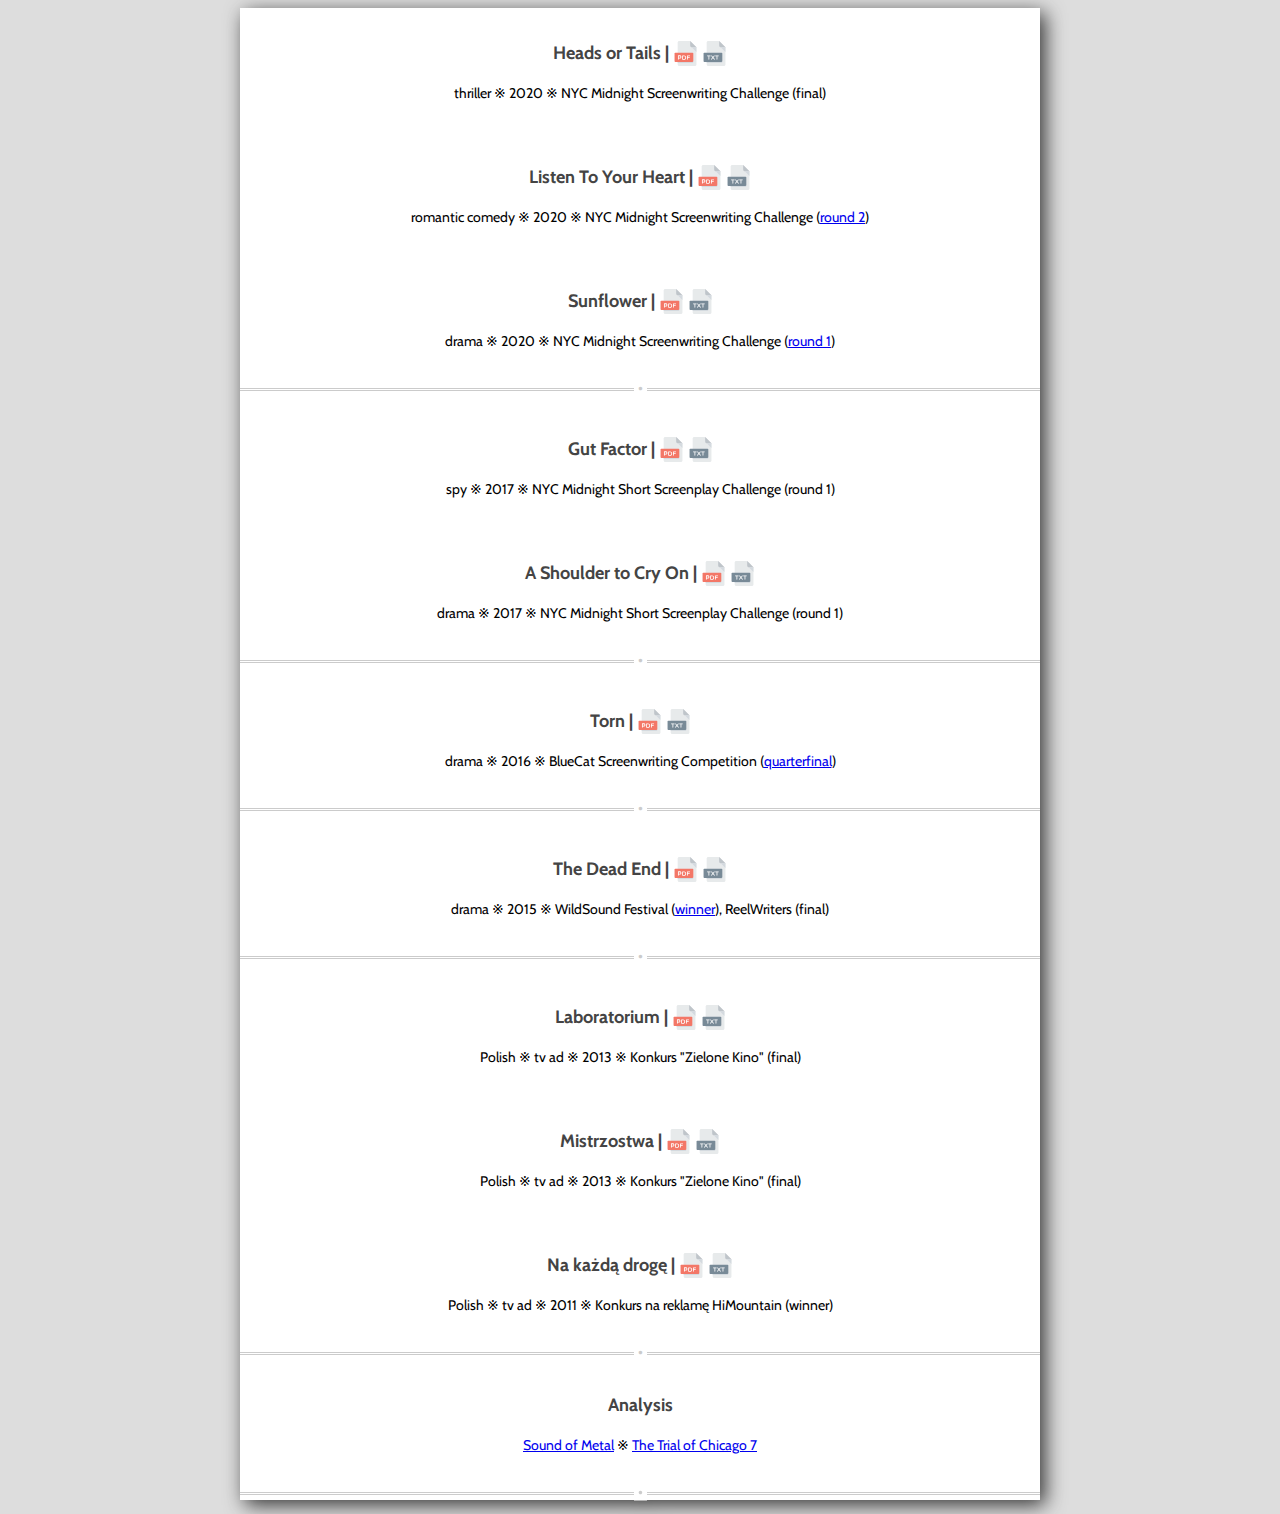
<file: index.html>
<html>

<head>
    <link rel="stylesheet" href="https://fonts.googleapis.com/css?family=Cabin">
    <link rel="stylesheet" href="styles.css" />
    <script src="index.js" defer></script>
    <!-- Icons by Dimitry Miroliubov from www.flaticon.com -->
</head>

<body>
    <div id="page" class="page">
        Loading...
    </div>

    <template id="entry-template">
        <p class="entry">
            <span class="link"><span id="title"></span><span id="links-section"> | <span id="links"></span></span></span>
            <span class="info" id="info"></span>
        </p>
    </template>

    <template id="links-template">
        <a class="pdf" id="pdf" href="files/slug.pdf"></a> <a class="fountain" id="fountain" href="files/slug.fountain"></a>
    </template>
</body>
</html>
</file>
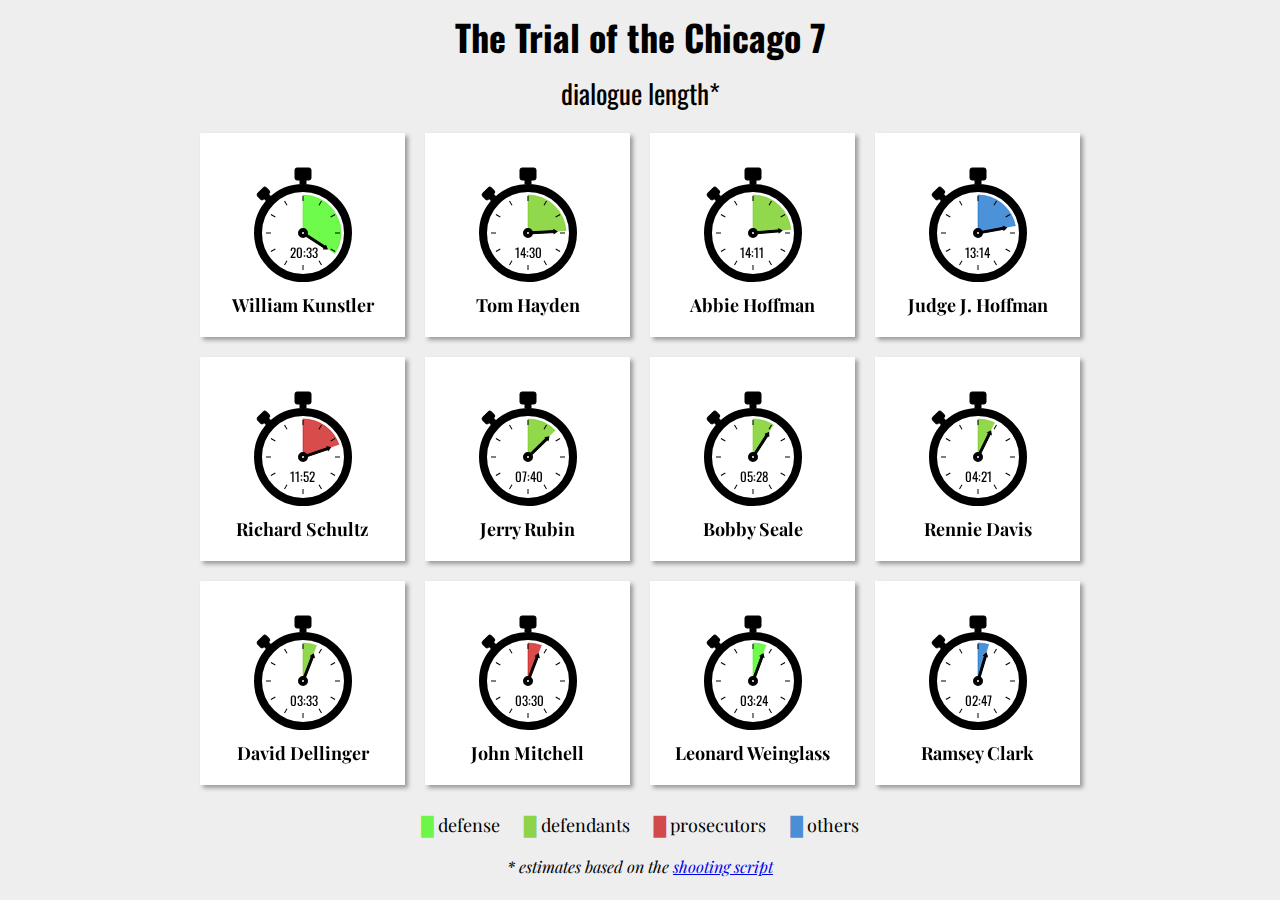
<file: research/the-trial-of-the-chicago-7/index.html>
<html>
    <head>
        <meta charset="utf-8">
        <meta name="viewport" content="width=device-width, initial-scale=1.0, user-scalable=no">
        <title>The Trial of the Chicago 7</title>
        <link rel="stylesheet" href="style.css" />
        <script src="stopwatch.js"></script>
    </head>
    <body>
        <h1>The Trial of the Chicago 7</h1>
        <h2>dialogue length*</h2>    
        <main id="main"></main>
        <footer>
            <p><span class="legend-defense">█</span> defense</p>
            <p><span class="legend-defendants">█</span> defendants</p>
            <p><span class="legend-prosecutors">█</span> prosecutors</p>
            <p><span class="legend-other">█</span> others</p>
            <div><small>* estimates based on the <a target="_blank" href="https://deadline.com/wp-content/uploads/2020/12/The-Trial-of-the-Chicago-7-Script.pdf">shooting script</a></small></div>
        </footer>
    <script>

        var defendants = "100,200,0";
        var defense = "50,250,0";
        var prosecutors = "200,0,0";
        var other = "0,100,200";

        var data = [ 
            { name: "William Kunstler", time: "20:33", color: defense }, // defense
            { name: "Tom Hayden", time: "14:30", color:defendants }, // SDS
            { name: "Abbie Hoffman", time: "14:11", color:defendants }, // Yippies
            { name: "Judge J. Hoffman", time: "13:14", color:other }, // judge
            { name: "Richard Schultz", time: "11:52", color:prosecutors }, // prosecutor
            { name: "Jerry Rubin", time: "07:40", color:defendants }, // Yippies
            { name: "Bobby Seale", time: "05:28", color:defendants }, // Black P
            { name: "Rennie Davis", time: "04:21", color:defendants }, // SDS
            { name: "David Dellinger", time: "03:33", color:defendants }, // MOBE
            { name: "John Mitchell", time: "03:30", color:prosecutors }, // prosecutor
            { name: "Leonard Weinglass", time: "03:24", color:defense }, // defense
            { name: "Ramsey Clark", time: "02:47", color:other } // attorney g
        ];

        var main = document.getElementById("main");

        data.forEach(function(d) {
            var card = document.createElement("section");
            var timeArr = d.time.split(":");
            var timeValue = parseInt(timeArr[0]) + parseInt(timeArr[1]) / 60;

            card.className = "card";
                stopwatch({
                parent: card,
                className: "stopwatch",
                value: timeValue / 60,
                label: d.name,
                time: d.time,
                color: d.color
            });
            main.appendChild(card);
        });

    </script>
    </body>
</html>
</file>
<file: styles.css>
body * {
    font-family: 'Cabin', 'Courier New', Courier, monospace
}

h1 {
    margin: 5px;
}

body {
    background-color: #dddddd;
}

.page {
    max-width: 800px;
    background-color: #ffffff;
    margin: auto;
    filter: drop-shadow(5px 5px 10px #333333);
}

.entry {
    display: inline-block;
    width: 100%;
    text-align: center;
    font-weight: bold;
    margin-bottom: 20px;
}

.link {
    text-align: center;
    display: block;
    padding: 10px;
    font-size: 18px;
    color: #444444;
}

.link:hover {
    text-decoration-style: double;
}

.info {
    display: inline-block;
    padding: 10px;
    font-weight: normal;
    font-size: 14px;
}

hr {
    border: none;
    opacity: 0.5;
    border-top: 3px double #999999;
    color: #999999;
    overflow: visible;
    text-align: center;
    height: 5px;
}

hr:after {
    background: #fff;
    content: '•';
    padding: 0 4px;
    position: relative;
    top: -13px;
}

a.pdf, a.fountain {
    background-size: 25px 25px;
    display: inline-block;
    width: 25px;
    height: 25px;
    content:"";
    opacity: 0.8;
    position: relative;
    top: 7px;
}

a.pdf:hover, a.fountain:hover {
    opacity: 1.0;
}

a.pdf {
    background-image: url("./pdf.svg");
}

a.fountain {
    background-image: url("./txt.svg");
}
</file>
<file: research/the-trial-of-the-chicago-7/style.css>
@import url(https://fonts.googleapis.com/css?family=Oswald);
@import url(https://fonts.googleapis.com/css?family=Playfair+Display);

body {
    font-family: 'Playfair Display', 'Times New Roman', Times, serif;
    font-size: 18px;
    background-color: #eee;
}

h1, h2 {
    font-family: Oswald, Arial, sans;
    margin: 10px;
}

h1 {
    font-size: 2em;
    text-align: center;
}

h2 {
    font-size: 1.5em;
    font-weight: normal;
    text-align: center;
}

small {
    font-size: 0.9em;
    font-style: italic;
}

main {
    max-width: 900px;
    margin: auto;
    display: flex;
    flex-direction: row;
    flex-flow: row wrap;
    justify-content: space-around;
}

section.card {
    display: flex;
    flex-direction: column;
    align-items: center;
    background-color: #fff;
    width: 150px;
    padding: 5px;
    text-align: center;
    margin: 5px;
    filter: drop-shadow(3px 3px 2px #999);
}

@media only screen and (min-width: 900px) {
    section.card {
        width: 165px;
        padding: 20px;
        margin: 10px;
    }
}

.character {    
    font-weight: bold;
}

.time { 
    font-family: Oswald, Arial, sans;
    font-weight: normal;
    font-size: 13px;
}

.stopwatch {
    width: 100px;
    display: inline-block;
    margin: 10px
}

footer {
    width: 100%;
    text-align: center;
    margin: auto;
    margin-bottom: 5px;
}

footer p {
    display: inline-block;
    padding: 0 10px 0 10px;
}

.legend-defense { 
    color: rgba(50,250,0,0.7);
}

.legend-defendants { 
    color: rgba(100,200,0,0.7);
}

.legend-prosecutors { 
    color: rgba(200,0,0,0.7);
}

.legend-other { 
    color: rgba(0,100,200,0.7);
}
</file>
